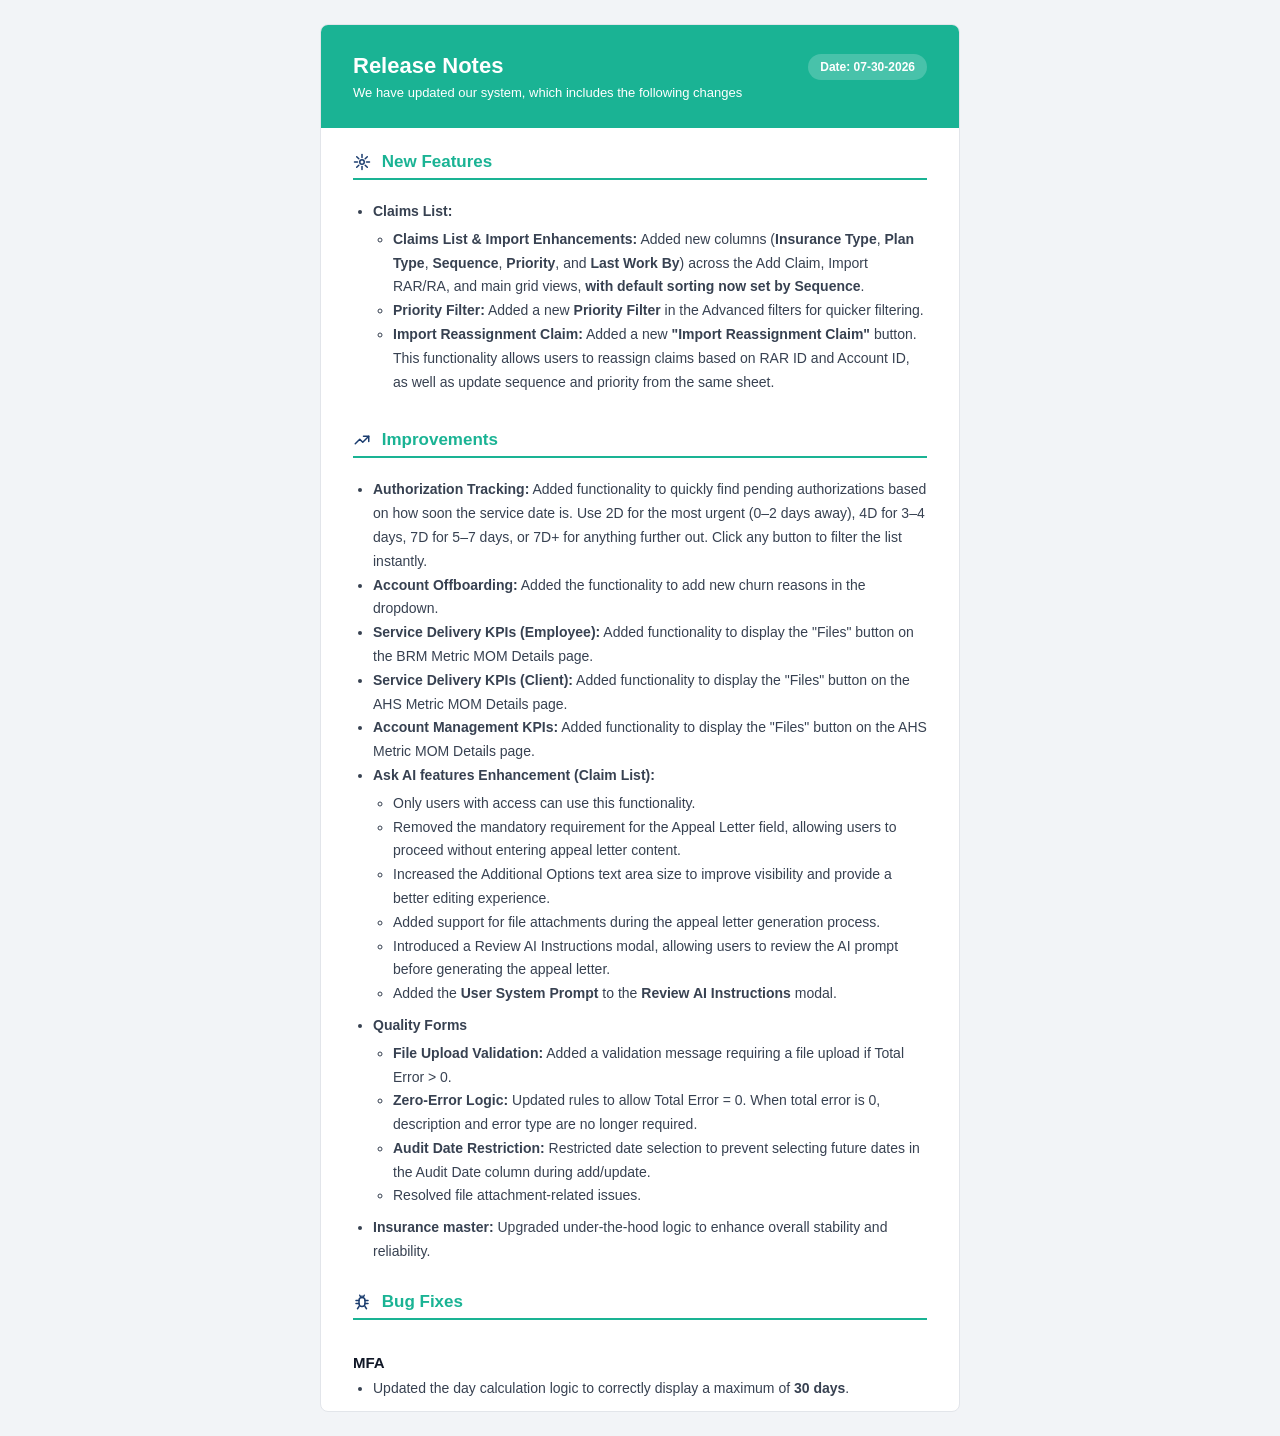
<file: Release_Note_V2.html>
<!DOCTYPE html>
<html lang="en">
<head>
<meta charset="UTF-8">
<title>Product Release Notes</title>
</head>
<body style="margin:0; padding:0; background-color:#f2f4f7; font-family:Arial, Helvetica, sans-serif;">
<table role="presentation" width="100%" cellpadding="0" cellspacing="0" style="background-color:#f2f4f7; padding:24px 0;">
<tr>
<td align="center">
<table role="presentation" width="640" cellpadding="0" cellspacing="0" style="background-color:#ffffff; border-radius:8px; overflow:hidden; border:1px solid #e2e5ea;">

<!-- Header -->
<tr>
<td style="background-color:#1ab394; padding:28px 32px;">
  <table role="presentation" width="100%" cellpadding="0" cellspacing="0">
    <tr>
      <td valign="middle">
        <h1 style="margin:0; color:#ffffff; font-size:22px; font-family:Arial, Helvetica, sans-serif;">Release Notes</h1>
        <p style="margin:6px 0 0 0; color:#ffffff; font-size:13px;">We have updated our system, which includes the following changes</p>
      </td>
      <td align="right" valign="middle" style="padding-left:16px;">
        <!-- RELEASE DATE BADGE -->
        <span style="background-color:rgba(255, 255, 255, 0.2); color:#ffffff; font-size:12px; padding:6px 12px; border-radius:16px; white-space:nowrap; font-weight:bold; display:inline-block;margin-bottom: 19px;">
          Date: 07-30-2026
        </span>
      </td>
    </tr>
  </table>
</td>
</tr>

<!-- New Features Banner -->
<tr>
<td style="padding:24px 32px 8px 32px;">
<h2 style="margin:0 0 4px 0; font-size:17px; color:#1ab394; border-bottom:2px solid #1ab394; padding-bottom:6px;"><svg width="18" height="18" viewBox="0 0 24 24" fill="none" stroke="#1a3c6e" stroke-width="2" stroke-linecap="round" stroke-linejoin="round" style="vertical-align:-4px; margin-right:6px;"><path d="M12 2v4"/><path d="M12 18v4"/><path d="M4.93 4.93l2.83 2.83"/><path d="M16.24 16.24l2.83 2.83"/><path d="M2 12h4"/><path d="M18 12h4"/><path d="M4.93 19.07l2.83-2.83"/><path d="M16.24 7.76l2.83-2.83"/><circle cx="12" cy="12" r="3"/></svg>
 New Features</h2>
</td>
</tr>
<tr>
<td style="padding:8px 32px;">
<ul style="margin:0; padding-left:20px; color:#374151; font-size:14px; line-height:1.7;">
<li>
  <strong>Claims List:</strong>
  <ul style="margin:4px 0 8px 0; padding-left:20px;">
<li><strong>Claims List &amp; Import Enhancements:</strong> Added new columns (<strong>Insurance Type</strong>, <strong>Plan Type</strong>, <strong>Sequence</strong>, <strong>Priority</strong>, and <strong>Last Work By</strong>) across the Add Claim, Import RAR/RA, and main grid views,<strong> with default sorting now set by Sequence</strong>.</li>
  <li><strong>Priority Filter:</strong> Added a new <strong>Priority Filter</strong> in the Advanced filters for quicker filtering.</li>
  <li><strong>Import Reassignment Claim:</strong> Added a new <strong>"Import Reassignment Claim"</strong> button. This functionality allows users to reassign claims based on RAR ID and Account ID, as well as update sequence and priority from the same sheet.</li>
  </ul>
</li>

</ul>
</td>
</tr>

<!-- Improvements -->
<tr>
<td style="padding:20px 32px 8px 32px;">
<h2 style="margin:0 0 4px 0; font-size:17px; color:#1ab394; border-bottom:2px solid #1ab394; padding-bottom:6px;"><svg width="18" height="18" viewBox="0 0 24 24" fill="none" stroke="#1a3c6e" stroke-width="2" stroke-linecap="round" stroke-linejoin="round" style="vertical-align:-4px; margin-right:6px;"><polyline points="3 17 9 11 13 15 21 7"/><polyline points="14 7 21 7 21 14"/></svg>
 Improvements</h2>
</td>
</tr>
<tr>
<td style="padding:8px 32px;">
<ul style="margin:0; padding-left:20px; color:#374151; font-size:14px; line-height:1.7;">
<li><strong>Authorization Tracking:</strong> Added functionality to quickly find pending authorizations based on how soon the service date is. Use 2D for the most urgent (0–2 days away), 4D for 3–4 days, 7D for 5–7 days, or 7D+ for anything further out. Click any button to filter the list instantly.</li>
<li><strong>Account Offboarding:</strong> Added the functionality to add new churn reasons in the dropdown.</li>
<li><strong>Service Delivery KPIs (Employee):</strong> Added functionality to display the "Files" button on the BRM Metric MOM Details page.</li>
<li><strong>Service Delivery KPIs (Client):</strong> Added functionality to display the "Files" button on the AHS Metric MOM Details page.</li>
<li><strong>Account Management KPIs:</strong> Added functionality to display the "Files" button on the AHS Metric MOM Details page.</li>
<li>
  <strong>Ask AI features Enhancement (Claim List):</strong>
  <ul style="margin:4px 0 8px 0; padding-left:20px;">
    <li>Only users with access can use this functionality.</li>
    <li>Removed the mandatory requirement for the Appeal Letter field, allowing users to proceed without entering appeal letter content.</li>
    <li>Increased the Additional Options text area size to improve visibility and provide a better editing experience.</li>
    <li>Added support for file attachments during the appeal letter generation process.</li>
    <li>Introduced a Review AI Instructions modal, allowing users to review the AI prompt before generating the appeal letter.</li>
    <li>Added the <strong>User System Prompt</strong> to the <strong>Review AI Instructions</strong> modal.</li>
  </ul>
</li>
<li>
  <strong>Quality Forms</strong>
  <ul style="margin:4px 0 8px 0; padding-left:20px;">
    <li><strong>File Upload Validation:</strong> Added a validation message requiring a file upload if Total Error &gt; 0.</li>
    <li><strong>Zero-Error Logic:</strong> Updated rules to allow Total Error = 0. When total error is 0, description and error type are no longer required.</li>
    <li><strong>Audit Date Restriction:</strong> Restricted date selection to prevent selecting future dates in the Audit Date column during add/update.</li>
    <li>Resolved file attachment-related issues.</li>
  </ul>
</li>
<li><strong>Insurance master:</strong> Upgraded under-the-hood logic to enhance overall stability and reliability.</li>
</ul>
</td>
</tr>

<!-- Bug Fixes -->
<tr>
<td style="padding:20px 32px 8px 32px;">
<h2 style="margin:0 0 4px 0; font-size:17px; color:#1ab394; border-bottom:2px solid #1ab394; padding-bottom:6px;"><svg width="18" height="18" viewBox="0 0 24 24" fill="none" stroke="#1a3c6e" stroke-width="2" stroke-linecap="round" stroke-linejoin="round" style="vertical-align:-4px; margin-right:6px;"><rect x="8" y="6" width="8" height="12" rx="4"/><path d="M12 6V4"/><path d="M8 10H4"/><path d="M8 14H4"/><path d="M16 10h4"/><path d="M16 14h4"/><path d="M9 3l1 2"/><path d="M15 3l-1 2"/><path d="M8 18l-2 3"/><path d="M16 18l2 3"/></svg>
 Bug Fixes</h2>
</td>
</tr>
<tr>
<td style="padding:8px 32px;">
<h3 style="margin:14px 0 6px 0; font-size:15px; color:#111827;">MFA</h3>
<ul style="margin:0 0 4px 0; padding-left:20px; color:#374151; font-size:14px; line-height:1.6;">
<li>Updated the day calculation logic to correctly display a maximum of <strong>30 days</strong>.</li>
</ul>
</td>
</tr>

</table>
</td>
</tr>
</table>
</body>
</html>
</file>
